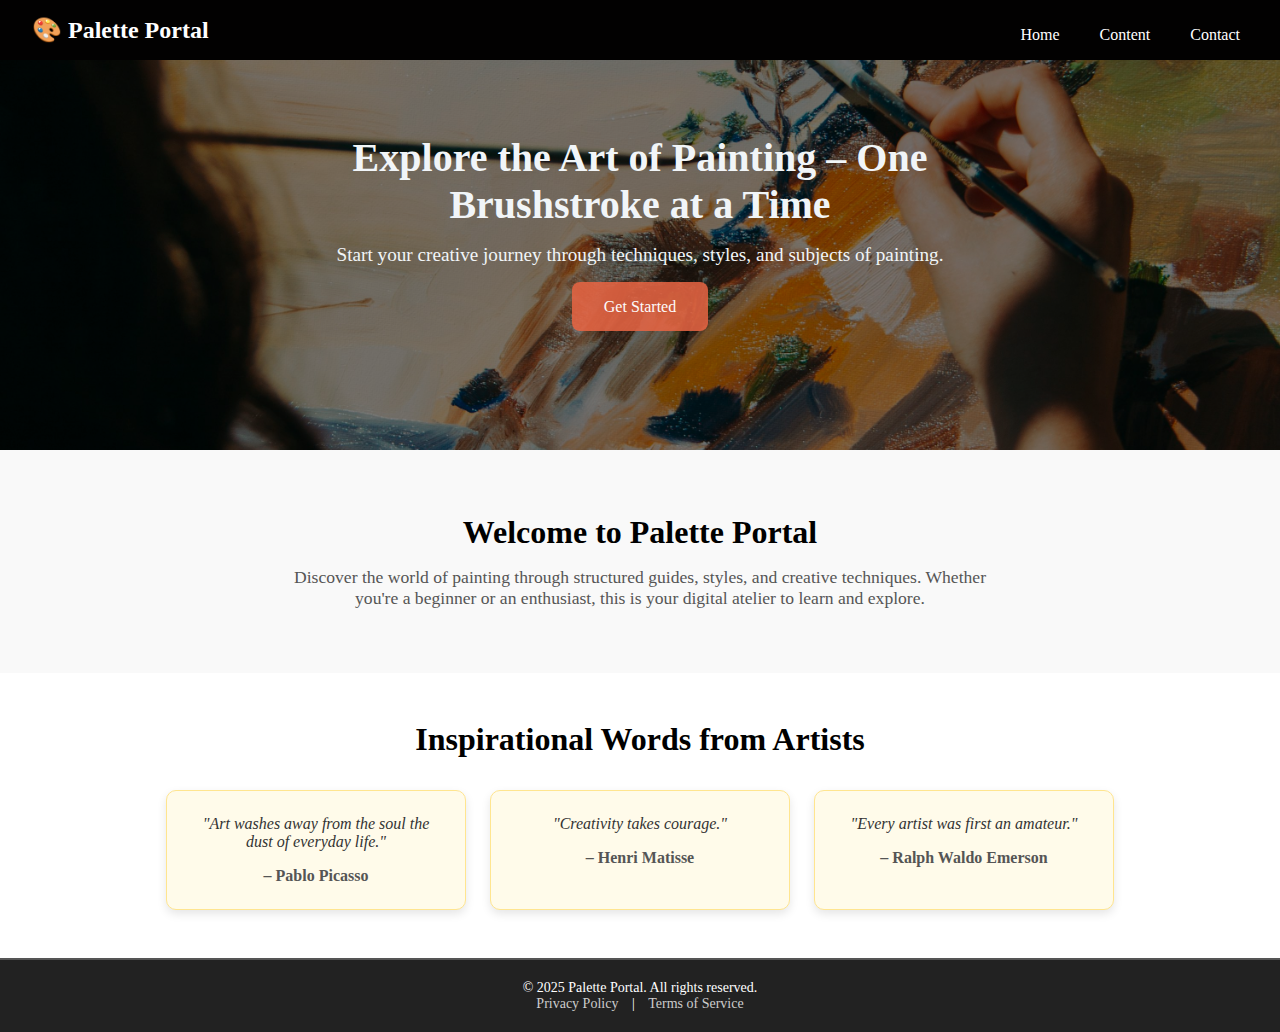
<file: index.html>
<html lang="en">
<head>
    <meta charset="UTF-8">
    <meta name="viewport" content="width=device-width, initial-scale=1.0">
    <title>Artist Studio</title>
    <link rel="stylesheet" href="style.css">
</head>
<body>
    <header>
        <nav>
          <div class="logo">🎨 Palette Portal</div>
          <ul class="nav-links">
            <li><a href="index.html">Home</a></li>
            <li>
              <a href="next.html">Content</a>
              <ul class="dropdown">
                <li><a href="techniques.html">Techniques</a></li>
                <li><a href="subjects.html">Subjects</a></li>
                <li><a href="mediums.html">Mediums</a></li>
              </ul>
            </li>
            
           
            <li><a href="contact.html">Contact</a></li>
          </ul>
        </nav>
      </header>
      
  <section class="hero">
    <div class="hero-content">
      <h1>Explore the Art of Painting – One Brushstroke at a Time</h1>
      <p>Start your creative journey through techniques, styles, and subjects of painting.</p>
      <a href="next.html" class="hero-button">Get Started</a>
    </div>
  </section>

  <!-- Introduction Section -->
<section class="intro">
    <h2>Welcome to Palette Portal</h2>
    <p>Discover the world of painting through structured guides, styles, and creative techniques. Whether you're a beginner or an enthusiast, this is your digital atelier to learn and explore.</p>
  </section>
  
  <!-- Artist Quotes Section -->
  <section class="quotes">
    <h2>Inspirational Words from Artists</h2>
    <div class="quote-cards">
      <div class="quote-card">
        <p>"Art washes away from the soul the dust of everyday life."</p>
        <span>– Pablo Picasso</span>
      </div>
      <div class="quote-card">
        <p>"Creativity takes courage."</p>
        <span>– Henri Matisse</span>
      </div>
      <div class="quote-card">
        <p>"Every artist was first an amateur."</p>
        <span>– Ralph Waldo Emerson</span>
      </div>
    </div>
  </section>
  
  
  <footer>
    <p>&copy; 2025 Palette Portal. All rights reserved.</p>
    <p><a href="#">Privacy Policy</a> | <a href="#">Terms of Service</a></p>
  </footer>
</body>
</html>
</file>
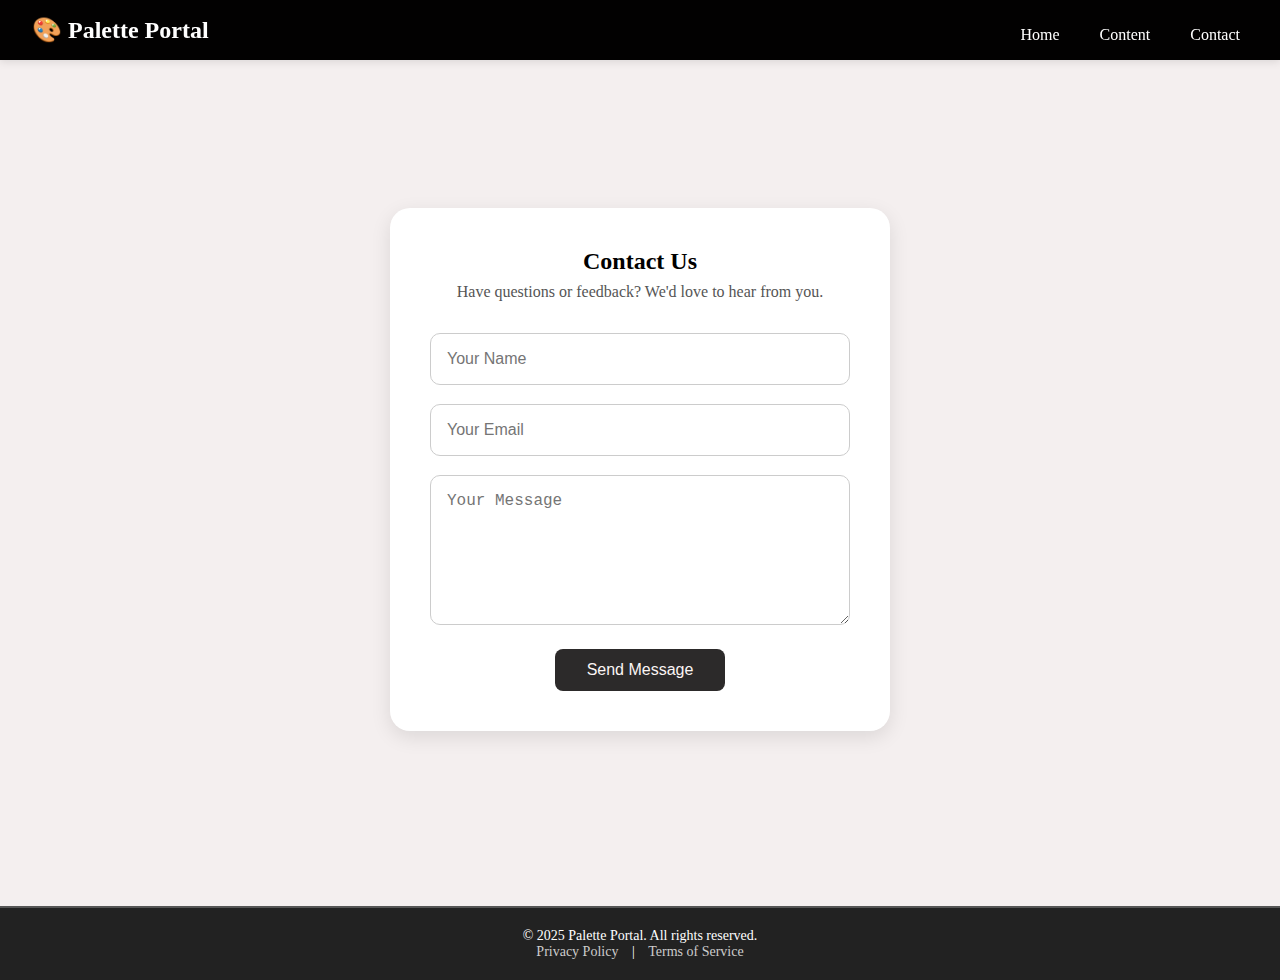
<file: contact.html>
<!DOCTYPE html>
<html lang="en">
<head>
  <meta charset="UTF-8" />
  <meta name="viewport" content="width=device-width, initial-scale=1.0"/>
  <title>Contact Us – Palette Portal</title>
  <link rel="stylesheet" href="contact.css" />
</head>
<body>

  <div class="wrapper">

    <!-- Header -->
    <header>
      <nav>
        <div class="logo">🎨 Palette Portal</div>
        <ul class="nav-links">
          <li><a href="index.html">Home</a></li>
          <li>
            <a href="next.html">Content</a>
            <ul class="dropdown">
              <li><a href="techniques.html">Techniques</a></li>
              <li><a href="subjects.html">Subjects</a></li>
              <li><a href="mediums.html">Mediums</a></li>
            </ul>
          </li>
          
          <li><a href="contact.html">Contact</a></li>
        </ul>
      </nav>
    </header>

    <!-- Contact Section -->
    <main class="contact-section">
      <div class="contact-card">
        <h2>Contact Us</h2>
        <p>Have questions or feedback? We'd love to hear from you.</p>

        <form class="contact-form">
          <input type="text" name="name" placeholder="Your Name" required />
          <input type="email" name="email" placeholder="Your Email" required />
          <textarea name="message" placeholder="Your Message" required></textarea>
          <button type="submit">Send Message</button>
        </form>
      </div>
    </main>

    <!-- Footer -->
    <footer>
      <p>&copy; 2025 Palette Portal. All rights reserved.</p>
      <p><a href="#">Privacy Policy</a> | <a href="#">Terms of Service</a></p>
    </footer>

  </div>

</body>
</html>
</file>
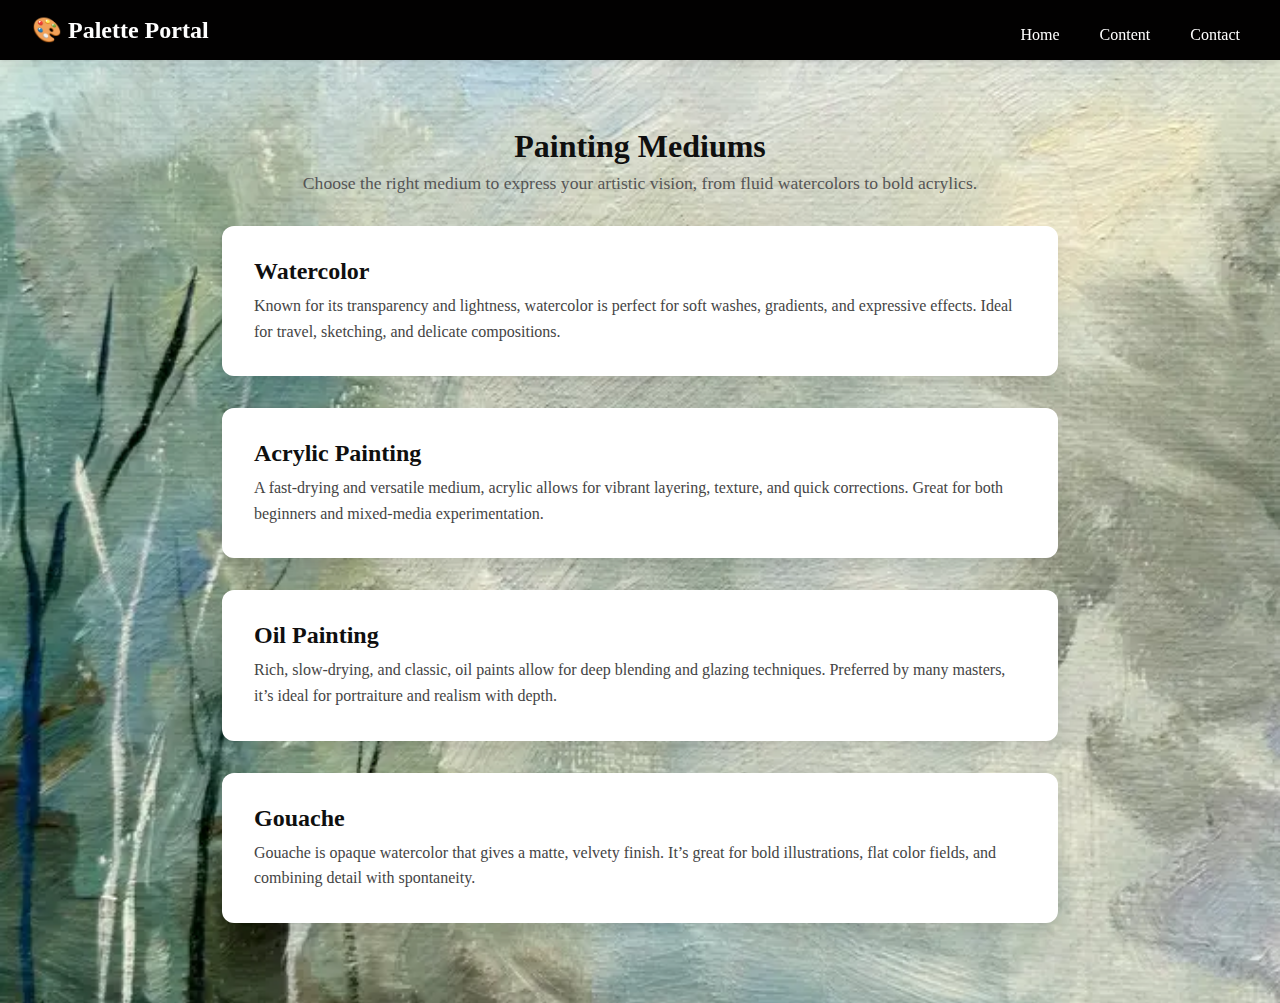
<file: mediums.html>
<!DOCTYPE html>
<html lang="en">
<head>
  <meta charset="UTF-8" />
  <meta name="viewport" content="width=device-width, initial-scale=1.0"/>
  <title>Painting Mediums – Palette Portal</title>
  <link rel="stylesheet" href="style5.css" />
</head>
<body>

  <div class="wrapper">

    <!-- Header -->
    <header>
      <nav>
        <div class="logo">🎨 Palette Portal</div>
        <ul class="nav-links">
          <li><a href="index.html">Home</a></li>
          <li>
            <a href="next.html">Content</a>
            <ul class="dropdown">
              <li><a href="techniques.html">Techniques</a></li>
              <li><a href="subjects.html">Subjects</a></li>
              <li><a href="mediums.html">Mediums</a></li>
            </ul>
          </li>
          
         
          <li><a href="contact.html">Contact</a></li>
        </ul>
      </nav>
    </header>

    <!-- Main Content -->
    <main class="techniques-page">
      <section class="page-intro">
        <h1>Painting Mediums</h1>
        <p>Choose the right medium to express your artistic vision, from fluid watercolors to bold acrylics.</p>
      </section>

      <section class="technique-list">

        <div class="technique">
          <h2>Watercolor</h2>
          <p>Known for its transparency and lightness, watercolor is perfect for soft washes, gradients, and expressive effects. Ideal for travel, sketching, and delicate compositions.</p>
        </div>

        <div class="technique">
          <h2>Acrylic Painting</h2>
          <p>A fast-drying and versatile medium, acrylic allows for vibrant layering, texture, and quick corrections. Great for both beginners and mixed-media experimentation.</p>
        </div>

        <div class="technique">
          <h2>Oil Painting</h2>
          <p>Rich, slow-drying, and classic, oil paints allow for deep blending and glazing techniques. Preferred by many masters, it’s ideal for portraiture and realism with depth.</p>
        </div>

        <div class="technique">
          <h2>Gouache</h2>
          <p>Gouache is opaque watercolor that gives a matte, velvety finish. It’s great for bold illustrations, flat color fields, and combining detail with spontaneity.</p>
        </div>

      </section>
    </main>

  </div>

</body>
</html>
</file>
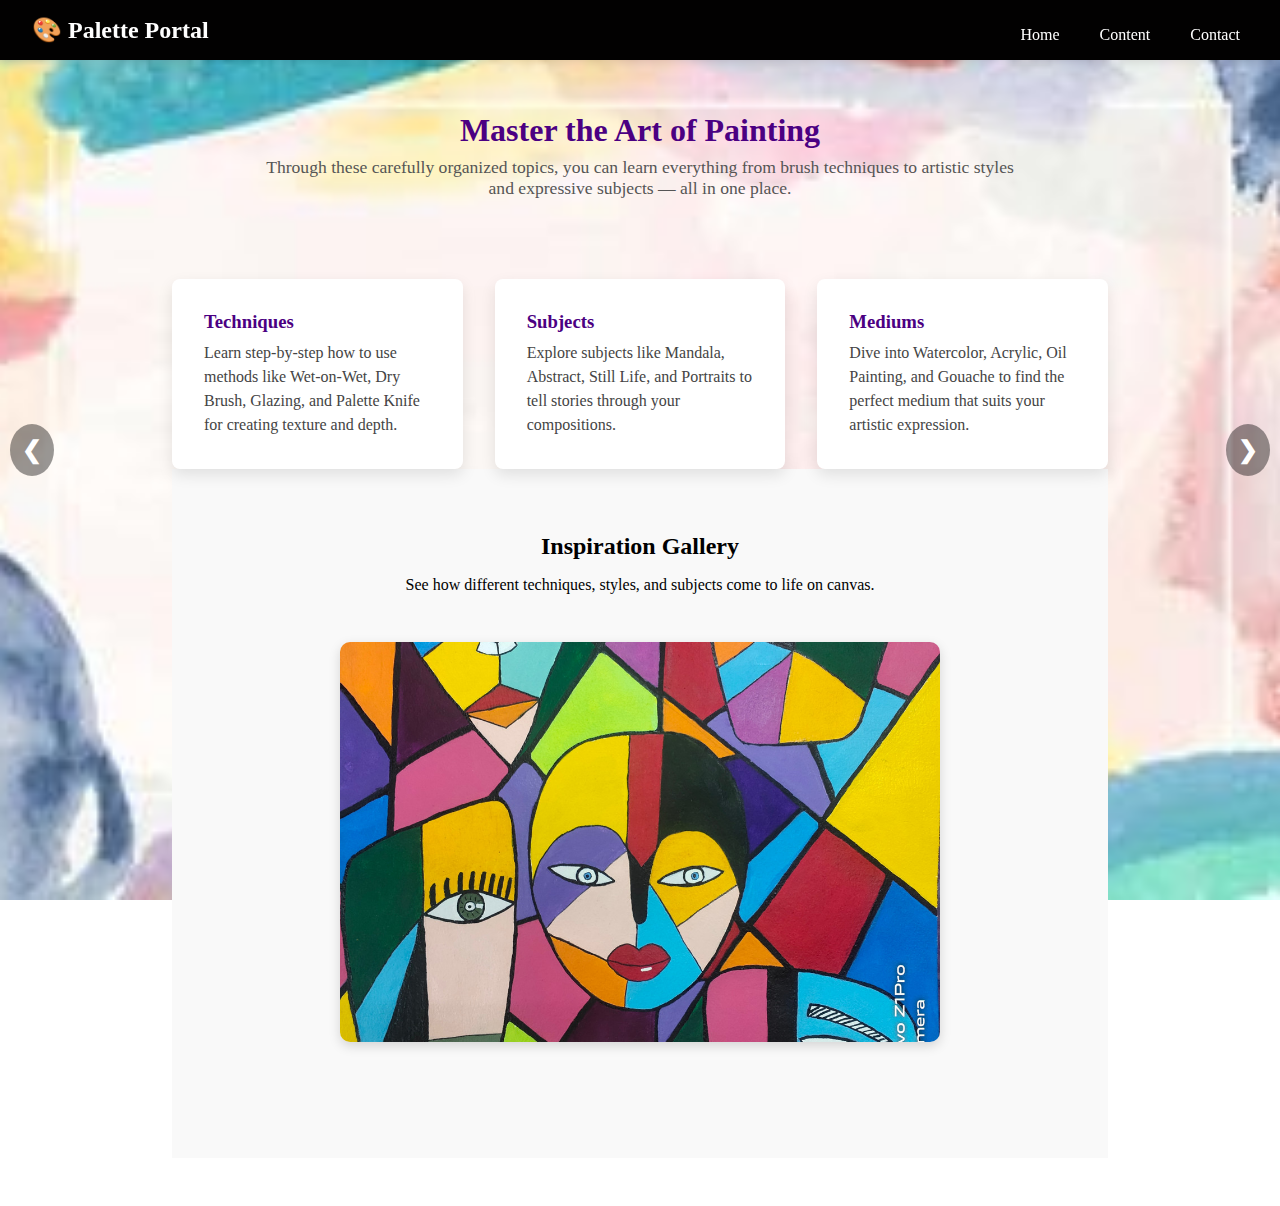
<file: next.html>
<!DOCTYPE html>
<html lang="en">
<head>
  <meta charset="UTF-8" />
  <meta name="viewport" content="width=device-width, initial-scale=1.0"/>
  <title>Palette Portal - Explore</title>
  <link rel="stylesheet" href="style2.css" />
</head>
    
<body>
  
  <!-- Header -->
  <header>
    <nav>
      <div class="logo">🎨 Palette Portal</div>
      <ul class="nav-links">
        <li><a href="index.html">Home</a></li>
        <li>
          <a href="next.html">Content</a>
          <ul class="dropdown">
            <li><a href="techniques.html">Techniques</a></li>
            <li><a href="subjects.html">Subjects</a></li>
            <li><a href="mediums.html">Mediums</a></li>
          </ul>
        </li>
        
      
        <li><a href="contact.html">Contact</a></li>
      </ul>
    </nav>
  </header>

  <section class="explore-intro">
    <h2>Master the Art of Painting</h2>
    <p>Through these carefully organized topics, you can learn everything from brush techniques to artistic styles and expressive subjects — all in one place.</p>
  </section>

  <!-- Main Topic Blocks -->
  <section class="main-topics">
    <div class="topic-blocks">
      
      <a href="techniques.html" class="topic-link">
        <div class="topic-block">
          <h3>Techniques</h3>
          <p>Learn step-by-step how to use methods like Wet-on-Wet, Dry Brush, Glazing, and Palette Knife for creating texture and depth.</p>
        </div>
      </a>

      <a href="subjects.html" class="topic-link">
        <div class="topic-block">
          <h3>Subjects</h3>
          <p>Explore subjects like Mandala, Abstract, Still Life, and Portraits to tell stories through your compositions.</p>
        </div>
      </a>

      <a href="mediums.html" class="topic-link">
        <div class="topic-block">
          <h3>Mediums</h3>
          <p>Dive into Watercolor, Acrylic, Oil Painting, and Gouache to find the perfect medium that suits your artistic expression.</p>
        </div>
      </a>

    </div>
    <section class="mini-gallery">
        <h2>Inspiration Gallery</h2>
        <p>See how different techniques, styles, and subjects come to life on canvas.</p>
      
        <div class="slideshow-container">
          <div class="slide fade">
            <img src="images/img1.jpg" alt="Realism">
      
          </div>
          <div class="slide fade">
            <img src="images/img2.jpg" alt="Abstract">
      
          </div>
          <div class="slide fade">
            <img src="images/img3.jpg" alt="Landscape">
    
          </div>
          <div class="slide fade">
            <img src="images/img4.jpg" alt="Landscape">
          
          </div>
        </div>
      
        <a class="prev" onclick="plusSlides(-1)">❮</a>
        <a class="next" onclick="plusSlides(1)">❯</a>
      
        
      </section>
      


  <script src="slideshow.js"></script>

</body>
</html>
</file>
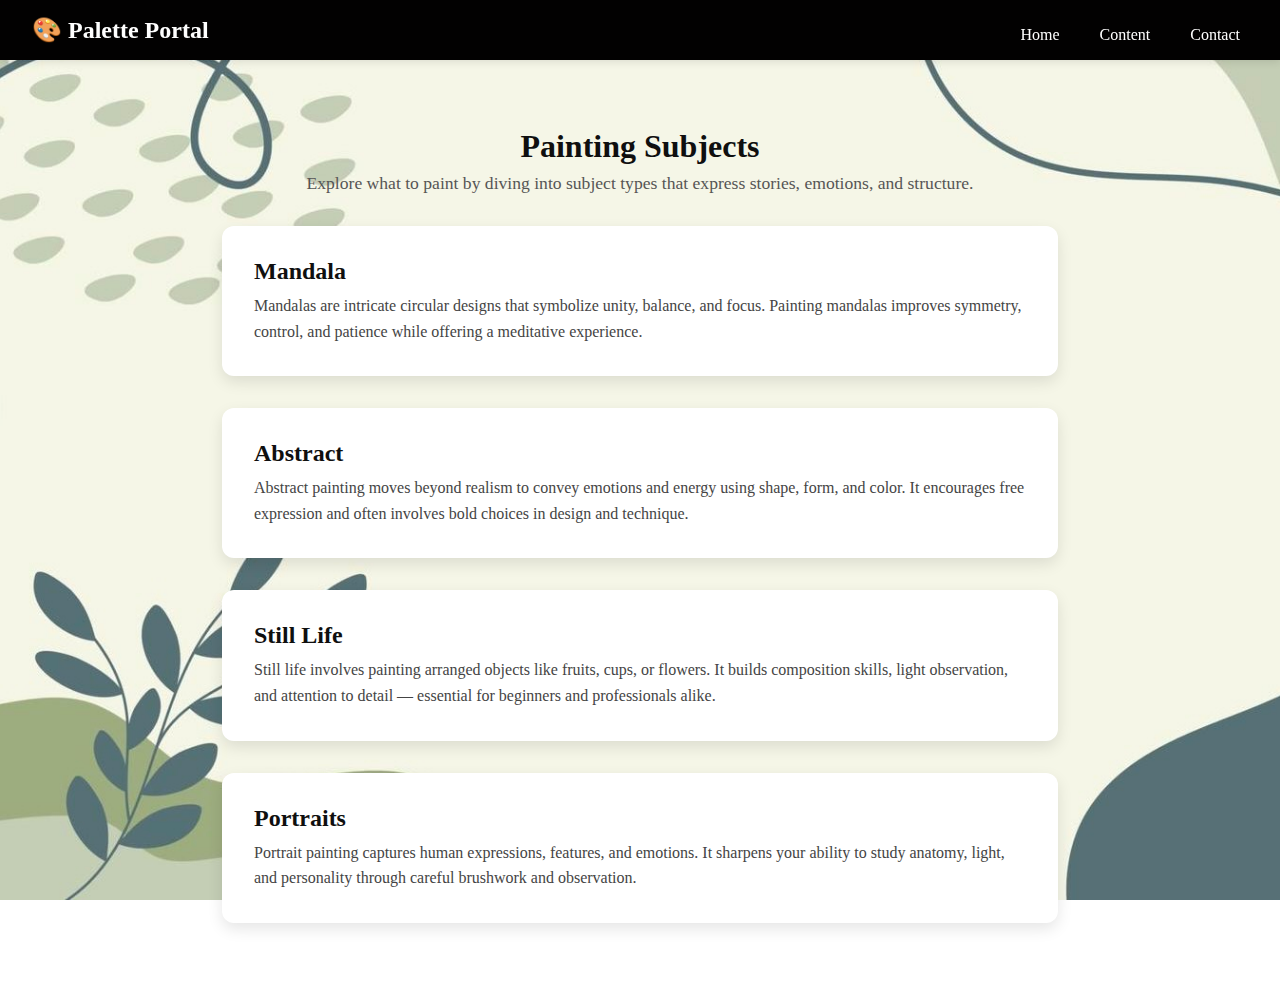
<file: subjects.html>
<!DOCTYPE html>
<html lang="en">
<head>
  <meta charset="UTF-8" />
  <meta name="viewport" content="width=device-width, initial-scale=1.0"/>
  <title>Painting Subjects – Palette Portal</title>
  <link rel="stylesheet" href="style4.css" />
</head>
<body>

  <div class="wrapper">

    <!-- Header -->
    <header>
      <nav>
        <div class="logo">🎨 Palette Portal</div>
        <ul class="nav-links">
          <li><a href="index.html">Home</a></li>
          <li>
            <a href="next.html">Content</a>
            <ul class="dropdown">
              <li><a href="techniques.html">Techniques</a></li>
              <li><a href="subjects.html">Subjects</a></li>
              <li><a href="mediums.html">Mediums</a></li>
            </ul>
          </li>
          
          <li><a href="contact.html">Contact</a></li>
        </ul>
      </nav>
    </header>
  
    <!-- Main Content -->
    <main class="techniques-page">
      <section class="page-intro">
        <h1>Painting Subjects</h1>
        <p>Explore what to paint by diving into subject types that express stories, emotions, and structure.</p>
      </section>

      <section class="technique-list">

        <div class="technique">
          <h2>Mandala</h2>
          <p>Mandalas are intricate circular designs that symbolize unity, balance, and focus. Painting mandalas improves symmetry, control, and patience while offering a meditative experience.</p>
        </div>

        <div class="technique">
          <h2>Abstract</h2>
          <p>Abstract painting moves beyond realism to convey emotions and energy using shape, form, and color. It encourages free expression and often involves bold choices in design and technique.</p>
        </div>

        <div class="technique">
          <h2>Still Life</h2>
          <p>Still life involves painting arranged objects like fruits, cups, or flowers. It builds composition skills, light observation, and attention to detail — essential for beginners and professionals alike.</p>
        </div>

        <div class="technique">
          <h2>Portraits</h2>
          <p>Portrait painting captures human expressions, features, and emotions. It sharpens your ability to study anatomy, light, and personality through careful brushwork and observation.</p>
        </div>

      </section>
    </main>


  </div>

</body>
</html>
</file>
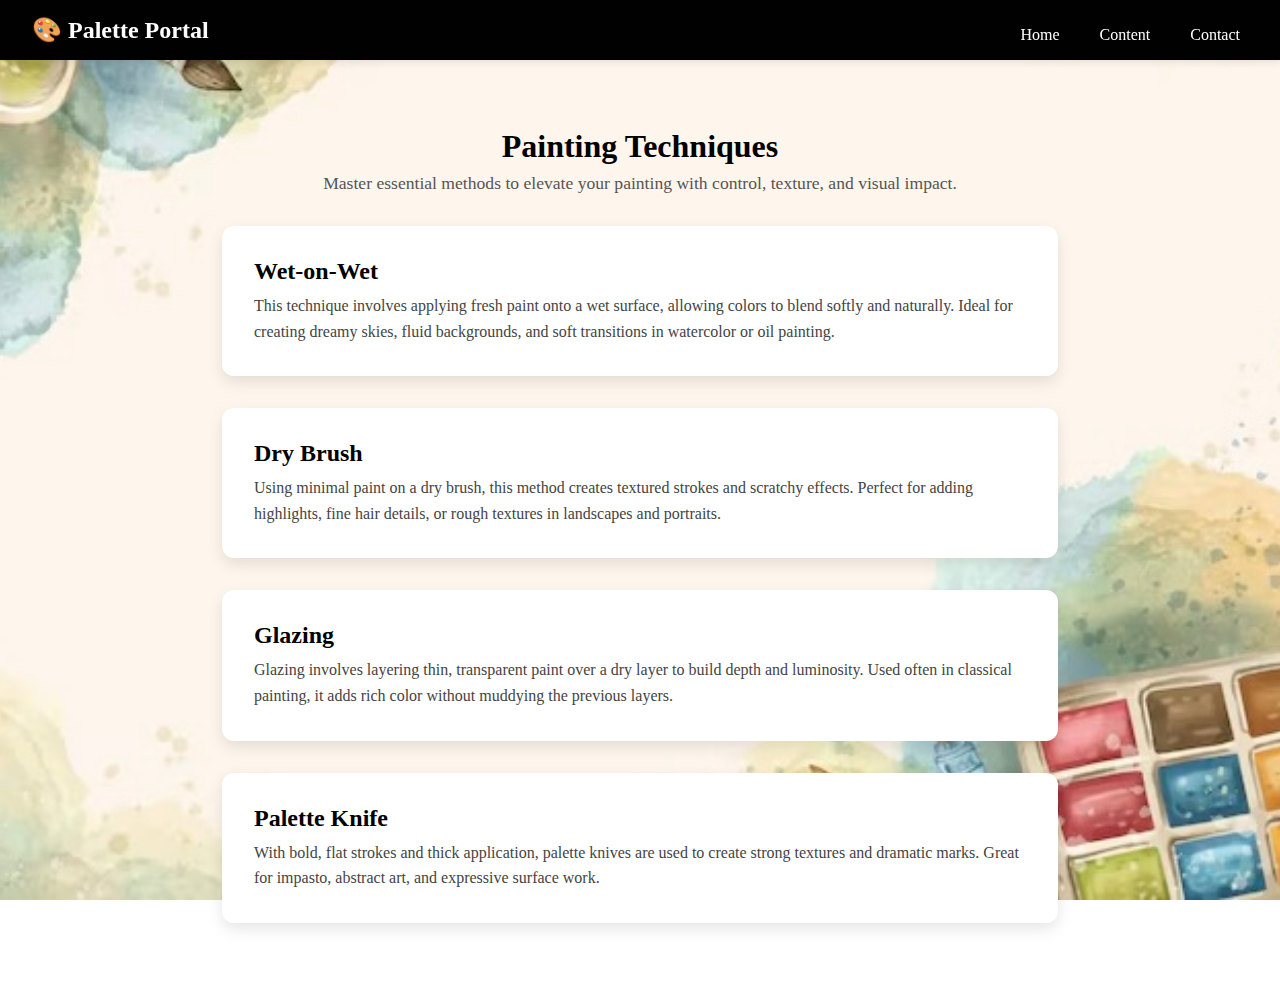
<file: techniques.html>
<html lang="en">
<head>
    <meta charset="UTF-8">
    <meta name="viewport" content="width=device-width, initial-scale=1.0">
    <title>Artist Studio</title>
    <link rel="stylesheet" href="style3.css">
</head>
<body>
    <header>
        <nav>
          <div class="logo">🎨 Palette Portal</div>
          <ul class="nav-links">
            <li><a href="index.html">Home</a></li>
            <li>
              <a href="next.html">Content</a>
              <ul class="dropdown">
                <li><a href="techniques.html">Techniques</a></li>
                <li><a href="subjects.html">Subjects</a></li>
                <li><a href="mediums.html">Mediums</a></li>
              </ul>
            </li>
       
            <li><a href="contact.html">Contact</a></li>
          </ul>
        </nav>
      </header>

      <main class="techniques-page">
        <section class="page-intro">
          <h1>Painting Techniques</h1>
          <p>Master essential methods to elevate your painting with control, texture, and visual impact.</p>
        </section>
  
        <section class="technique-list">
  
          <div class="technique">
            <h2>Wet-on-Wet</h2>
            <p>This technique involves applying fresh paint onto a wet surface, allowing colors to blend softly and naturally. Ideal for creating dreamy skies, fluid backgrounds, and soft transitions in watercolor or oil painting.</p>
          </div>
  
          <div class="technique">
            <h2>Dry Brush</h2>
            <p>Using minimal paint on a dry brush, this method creates textured strokes and scratchy effects. Perfect for adding highlights, fine hair details, or rough textures in landscapes and portraits.</p>
          </div>
  
          <div class="technique">
            <h2>Glazing</h2>
            <p>Glazing involves layering thin, transparent paint over a dry layer to build depth and luminosity. Used often in classical painting, it adds rich color without muddying the previous layers.</p>
          </div>
  
          <div class="technique">
            <h2>Palette Knife</h2>
            <p>With bold, flat strokes and thick application, palette knives are used to create strong textures and dramatic marks. Great for impasto, abstract art, and expressive surface work.</p>
          </div>
  
        </section>
      </main>
  

    </div>
  
  </body>
  </html>
</file>
<file: style.css>
/* FIRST PAGE */

* {
    margin: 0;
    padding: 0;
    box-sizing: border-box;
  }

 
  nav {
    background-color: #020101;
    padding: 1rem 2rem;
    display: flex;
    justify-content: space-between;
    align-items: center;
    position: fixed;           
    top: 0;
    width: 100%;
    z-index: 1000;             
  }
  
  
  nav {
    background-color: #020101;
    padding: 1rem 2rem;
    display: flex;
    justify-content: space-between;
    align-items: center;
  }
  
  nav .logo {
    color: #fff;
    font-size: 1.5rem;
    font-family: Georgia, 'Times New Roman', Times, serif;
    font-weight: bold;
  }
  
  .nav-links {
    list-style: none;
    display: flex;
    gap: 1.5rem;
  }
  
  .nav-links li {
    margin-top: 10px;
    position: relative;
  }
  
  .nav-links a {
    color: white;
    text-decoration: none;
    padding: 0.5rem;
    transition: background 0.3s;
  }
  
  .nav-links a:hover {
    background-color: #555;
    border-radius: 5px;
  }
  
  /* Dropdown Menu */
  .nav-links li ul.dropdown {
    display: none;
    position: absolute;
    top: 100%;
    left: 0;
    background-color: #444;
    list-style: none;
    min-width: 180px;
    border-radius: 5px;
    z-index: 1000;
  }
  
  .nav-links li:hover ul.dropdown {
    display: block;
  }
  
  .nav-links li ul.dropdown li a {
    display: block;
    padding: 1rem 1rem;
  }
  
  .nav-links li ul.dropdown li a:hover {
    background-color: #666;
  }
  
  .hero {
    background: url('images/photo.jpg') center/cover no-repeat;
    height: 50vh;
    display: flex;
    align-items: center;
    justify-content: center;
    text-align: center;
    color: rgb(241, 245, 248);
    position: relative;
  }
  
  .hero::before {
    content: '';
    position: absolute;
    inset: 0;
    background: rgba(0, 0, 0, 0.5); /* Overlay for contrast */
  }
  
  .hero-content {
    position: relative;
    z-index: 1;
    max-width: 800px;
    padding: 2rem;
  }
  
  .hero h1 {
    font-size: 2.5rem;
    margin-bottom: 1rem;
  }
  
  .hero p {
    font-size: 1.2rem;
    margin-bottom: 2rem;
  }
  
  .hero-button {
    background-color: #e76443dd;
    color: rgb(253, 250, 250);
    padding: 1rem 2rem;
    font-size: 1rem;
    border: none;
    text-decoration: none;
    border-radius: 8px;
    transition: background-color 0.3s;
  }
  
  .hero-button:hover {
    background-color: #f7efee;
    color:#020101
  }
  

  .intro {
    text-align: center;
    padding: 4rem 2rem;
    background-color: #f9f9f9;
  }
  
  .intro h2 {
    font-size: 2rem;
    margin-bottom: 1rem;
  }
  
  .intro p {
    font-size: 1.1rem;
    max-width: 700px;
    margin: 0 auto;
    color: #555;
  }
  
  .quotes {
    padding: 3rem 2rem;
    background-color: #fff;
    text-align: center;
  }
  
  .quotes h2 {
    font-size: 2rem;
    margin-bottom: 2rem;
  }
  
  .quote-cards {
    display: flex;
    flex-wrap: wrap;
    justify-content: center;
    gap: 1.5rem;
  }
  
  .quote-card {
    background: #fffbea;
    border: 1px solid #ffe58f;
    padding: 1.5rem;
    width: 300px;
    border-radius: 10px;
    box-shadow: 0 4px 10px rgba(0,0,0,0.1);
    transition: transform 0.3s;
  }
  
  .quote-card:hover {
    transform: translateY(-5px);
  }
  
  .quote-card p {
    font-style: italic;
    color: #333;
  }
  
  .quote-card span {
    display: block;
    margin-top: 1rem;
    font-weight: bold;
    color: #555;
  }
  
  footer {
    background-color: #222; /* dark background */
    color: #fff;            /* white text */
    padding: 20px 0;
    text-align: center;
    font-size: 14px;
    border-top: 2px solid #555;
  }
  
  footer a {
    color: #ccc;
    text-decoration: none;
    margin: 0 10px;
  }
  
  footer a:hover {
    color: #fff;
  }
</file>
<file: contact.css>
html, body {
    height: 100%;
    margin: 0;
    padding: 0;
  }
  
  .wrapper {
    min-height: 100vh;
    display: flex;
    flex-direction: column;
  }
  
  main {
    flex: 1;
    padding: 2rem 1rem;
  }
  
  
  * {
    margin: 0;
    padding: 0;
    box-sizing: border-box;
  }

  body {
    
    background-color: #f4efef;
    background-size: cover;
    background-repeat: no-repeat;
    background-position: center;
    background-attachment: fixed; 
  }
  nav {
    position: fixed;
    top: 0;
    width: 100%;
    z-index: 1000;
    background-color: #020101;
    padding: 1rem 2rem;
    box-shadow: 0 2px 8px rgba(0, 0, 0, 0.1);
  }
  
  body {
    padding-top: 80px; }
  
  
  nav {
    background-color: #020101;
    padding: 1rem 2rem;
    display: flex;
    justify-content: space-between;
    align-items: center;
  }
  
  nav .logo {
    color: #fff;
    font-size: 1.5rem;
    font-family: Georgia, 'Times New Roman', Times, serif;
    font-weight: bold;
  }
  
  .nav-links {
    list-style: none;
    display: flex;
    gap: 1.5rem;
  }
  
  .nav-links li {
    margin-top: 10px;
    position: relative;
  }
  
  .nav-links a {
    color: white;
    text-decoration: none;
    padding: 0.5rem;
    transition: background 0.3s;
  }
  
  .nav-links a:hover {
    background-color: #555;
    border-radius: 5px;
  }
  
  /* Dropdown Menu */
  .nav-links li ul.dropdown {
    display: none;
    position: absolute;
    top: 100%;
    left: 0;
    background-color: #444;
    list-style: none;
    min-width: 180px;
    border-radius: 5px;
    z-index: 1000;
  }
  
  .nav-links li:hover ul.dropdown {
    display: block;
  }
  
  .nav-links li ul.dropdown li a {
    display: block;
    padding: 1rem 1rem;
  }
  
  .nav-links li ul.dropdown li a:hover {
    background-color: #666;
  }
  .contact-section {
    display: flex;
    justify-content: center;
    align-items: flex-start; 
    padding: 8rem 5rem;
  }
  
  .contact-card {
    background: #fff;
    padding: 2.5rem;
    border-radius: 20px;
    box-shadow: 0 6px 20px rgba(0,0,0,0.1);
    max-width: 500px;
    width: 100%;
    text-align: center;
  }
  
  .contact-card h2 {
    color: var(--primary);
    margin-bottom: 0.5rem;
  }
  
  .contact-card p {
    color: #555;
    margin-bottom: 2rem;
  }
  
  .contact-form input,
  .contact-form textarea {
    width: 100%;
    padding: 1rem;
    margin-bottom: 1.2rem;
    border: 1px solid #ccc;
    border-radius: 10px;
    font-size: 1rem;
  }
  
  .contact-form textarea {
    height: 150px;
    resize: vertical;
  }
  
  .contact-form button {
    background-color: #2c2a2a;
    color: rgb(251, 245, 245);
    padding: 0.75rem 2rem;
    border: none;
    border-radius: 8px;
    font-size: 1rem;
    cursor: pointer;
    transition: background-color 0.3s;
  }
  
  .contact-form button:hover {
    background-color: #19191a;
  }
  footer {

    background-color: #222; 
    color: #fff;           
    padding: 20px 0;
    text-align: center;
    font-size: 14px;
    border-top: 2px solid #555;
  }
  
  footer a {
    color: #ccc;
    text-decoration: none;
    margin: 0 10px;
  }
  
  footer a:hover {
    color: #fff;
  }
</file>
<file: style5.css>
* {
    margin: 0;
    padding: 0;
    box-sizing: border-box;
  }

  body {
    background-image: url('images/bg4.jpg');
    color:#0f0f0f;
    background-size: cover;
    background-repeat: no-repeat;
    background-position: center;
    background-attachment: fixed; 
  }
  
  nav {
    position: fixed;
    top: 0;
    width: 100%;
    z-index: 1000;
    background-color: #020101;
    padding: 1rem 2rem;
    box-shadow: 0 2px 8px rgba(0, 0, 0, 0.1);
  }
  
  body {
    padding-top: 80px; 
  }
  
  
  nav {
    background-color: #020101;
    padding: 1rem 2rem;
    display: flex;
    justify-content: space-between;
    align-items: center;
  }
  
  nav .logo {
    color: #fff;
    font-size: 1.5rem;
    font-family: Georgia, 'Times New Roman', Times, serif;
    font-weight: bold;
  }
  
  .nav-links {
    list-style: none;
    display: flex;
    gap: 1.5rem;
  }
  
  .nav-links li {
    margin-top: 10px;
    position: relative;
  }
  
  .nav-links a {
    color: white;
    text-decoration: none;
    padding: 0.5rem;
    transition: background 0.3s;
  }
  
  .nav-links a:hover {
    background-color: #555;
    border-radius: 5px;
  }
  
  /* Dropdown Menu */
  .nav-links li ul.dropdown {
    display: none;
    position: absolute;
    top: 100%;
    left: 0;
    background-color: #444;
    list-style: none;
    min-width: 180px;
    border-radius: 5px;
    z-index: 1000;
  }
  
  .nav-links li:hover ul.dropdown {
    display: block;
  }
  
  .nav-links li ul.dropdown li a {
    display: block;
    padding: 1rem 1rem;
  }
  
  .nav-links li ul.dropdown li a:hover {
    background-color: #666;
  }
  .techniques-page {
    padding: 3rem 2rem;
    max-width: 900px;
    margin: auto;
  }
  
  .page-intro h1 {
    font-size: 2rem;
    color: var(--primary);
    text-align: center;
    margin-bottom: 0.5rem;
  }
  
  .page-intro p {
    text-align: center;
    font-size: 1.1rem;
    color: #555;
    margin-bottom: 2rem;
  }
  
  .technique {
    background: #fff;
    padding: 1.5rem;
    margin-bottom: 1.5rem;
    border-radius: 8px;
    box-shadow: 0 4px 12px rgba(0, 0, 0, 0.05);
  }
  
  .technique h2 {
    color: var(--primary);
    margin-bottom: 0.5rem;
  }
  
  .technique p {
    color: #444;
    font-size: 1rem;
    line-height: 1.6;
  }
  
  .technique {
    background: #ffffff;
    padding: 2rem;
    margin-bottom: 2rem;
    border-radius: 12px;
    box-shadow: 0 6px 15px rgba(0, 0, 0, 0.1);
    transition: transform 0.3s ease, box-shadow 0.3s ease;
  }
  
  .technique:hover {
    transform: translateY(-6px);
    box-shadow: 0 12px 25px rgba(0, 0, 0, 0.15);
  }
</file>
<file: style4.css>
* {
    margin: 0;
    padding: 0;
    box-sizing: border-box;
  }

  body {
    background-image: url('images/bg3.jpg');
    color:#0f0f0f;
    background-size: cover;
    background-repeat: no-repeat;
    background-position: center;
    background-attachment: fixed; 
  }
  nav {
    position: fixed;
    top: 0;
    width: 100%;
    z-index: 1000;
    background-color: #020101;
    padding: 1rem 2rem;
    box-shadow: 0 2px 8px rgba(0, 0, 0, 0.1);
  }
  
  body {
    padding-top: 80px; 
  }
  
  
  nav {
    background-color: #020101;
    padding: 1rem 2rem;
    display: flex;
    justify-content: space-between;
    align-items: center;
  }
  
  nav .logo {
    color: #fff;
    font-size: 1.5rem;
    font-family: Georgia, 'Times New Roman', Times, serif;
    font-weight: bold;
  }
  
  .nav-links {
    list-style: none;
    display: flex;
    gap: 1.5rem;
  }
  
  .nav-links li {
    margin-top: 10px;
    position: relative;
  }
  
  .nav-links a {
    color: white;
    text-decoration: none;
    padding: 0.5rem;
    transition: background 0.3s;
  }
  
  .nav-links a:hover {
    background-color: #555;
    border-radius: 5px;
  }
  
  /* Dropdown Menu */
  .nav-links li ul.dropdown {
    display: none;
    position: absolute;
    top: 100%;
    left: 0;
    background-color: #444;
    list-style: none;
    min-width: 180px;
    border-radius: 5px;
    z-index: 1000;
  }
  
  .nav-links li:hover ul.dropdown {
    display: block;
  }
  
  .nav-links li ul.dropdown li a {
    display: block;
    padding: 1rem 1rem;
  }
  
  .nav-links li ul.dropdown li a:hover {
    background-color: #666;
  }
  .techniques-page {
    padding: 3rem 2rem;
    max-width: 900px;
    margin: auto;
  }
  
  .page-intro h1 {
    font-size: 2rem;
    color: var(--primary);
    text-align: center;
    margin-bottom: 0.5rem;
  }
  
  .page-intro p {
    text-align: center;
    font-size: 1.1rem;
    color: #555;
    margin-bottom: 2rem;
  }
  
  .technique {
    background: #fff;
    padding: 1.5rem;
    margin-bottom: 1.5rem;
    border-radius: 8px;
    box-shadow: 0 4px 12px rgba(0, 0, 0, 0.05);
  }
  
  .technique h2 {
    color: var(--primary);
    margin-bottom: 0.5rem;
  }
  
  .technique p {
    color: #444;
    font-size: 1rem;
    line-height: 1.6;
  }
  
  .technique {
    background: #ffffff;
    padding: 2rem;
    margin-bottom: 2rem;
    border-radius: 12px;
    box-shadow: 0 6px 15px rgba(0, 0, 0, 0.1);
    transition: transform 0.3s ease, box-shadow 0.3s ease;
  }
  
  .technique:hover {
    transform: translateY(-6px);
    box-shadow: 0 12px 25px rgba(0, 0, 0, 0.15);
  }
</file>
<file: style3.css>
* {
    margin: 0;
    padding: 0;
    box-sizing: border-box;
  }

  body {
    background-image: url('images/bg2.jpg');
    background-size: cover;
    background-repeat: no-repeat;
    background-position: center;
    background-attachment: fixed; 
  }
  nav {
    position: fixed;
    top: 0;
    width: 100%;
    z-index: 1000;
    background-color: #020101;
    padding: 1rem 2rem;
    box-shadow: 0 2px 8px rgba(0, 0, 0, 0.1);
  }
  
  body {
    padding-top: 80px; 
  }
  
  
  
  nav {
    background-color: #020101;
    padding: 1rem 2rem;
    display: flex;
    justify-content: space-between;
    align-items: center;
  }
  
  nav .logo {
    color: #fff;
    font-size: 1.5rem;
    font-family: Georgia, 'Times New Roman', Times, serif;
    font-weight: bold;
  }
  
  .nav-links {
    list-style: none;
    display: flex;
    gap: 1.5rem;
  }
  
  .nav-links li {
    margin-top: 10px;
    position: relative;
  }
  
  .nav-links a {
    color: white;
    text-decoration: none;
    padding: 0.5rem;
    transition: background 0.3s;
  }
  
  .nav-links a:hover {
    background-color: #555;
    border-radius: 5px;
  }
  
  /* Dropdown Menu */
  .nav-links li ul.dropdown {
    display: none;
    position: absolute;
    top: 100%;
    left: 0;
    background-color: #444;
    list-style: none;
    min-width: 180px;
    border-radius: 5px;
    z-index: 1000;
  }
  
  .nav-links li:hover ul.dropdown {
    display: block;
  }
  
  .nav-links li ul.dropdown li a {
    display: block;
    padding: 1rem 1rem;
  }
  
  .nav-links li ul.dropdown li a:hover {
    background-color: #666;
  }
  .techniques-page {
    padding: 3rem 2rem;
    max-width: 900px;
    margin: auto;
  }
  
  .page-intro h1 {
    font-size: 2rem;
    color: var(--primary);
    text-align: center;
    margin-bottom: 0.5rem;
  }
  
  .page-intro p {
    text-align: center;
    font-size: 1.1rem;
    color: #555;
    margin-bottom: 2rem;
  }
  
  .technique {
    background: #fff;
    padding: 1.5rem;
    margin-bottom: 1.5rem;
    border-radius: 8px;
    box-shadow: 0 4px 12px rgba(0, 0, 0, 0.05);
  }
  
  .technique h2 {
    color: var(--primary);
    margin-bottom: 0.5rem;
  }
  
  .technique p {
    color: #444;
    font-size: 1rem;
    line-height: 1.6;
  }
  
  .technique {
    background: #ffffff;
    padding: 2rem;
    margin-bottom: 2rem;
    border-radius: 12px;
    box-shadow: 0 6px 15px rgba(0, 0, 0, 0.1);
    transition: transform 0.3s ease, box-shadow 0.3s ease;
  }
  
  .technique:hover {
    transform: translateY(-6px);
    box-shadow: 0 12px 25px rgba(0, 0, 0, 0.15);
  }
</file>
<file: style2.css>
:root {
    --primary: #4b0082;
  }
  
  /* RESET */
  * {
    margin: 0;
    padding: 0;
    box-sizing: border-box;
  }
  body {
    background-image: url('images/bg.jpg');
    background-size: cover;
    background-repeat: no-repeat;
    background-position: center;
    background-attachment: fixed; 
  }
  nav {
    position: fixed;
    top: 0;
    width: 100%;
    z-index: 1000;
    background-color: #020101;
    padding: 1rem 2rem;
    box-shadow: 0 2px 8px rgba(0, 0, 0, 0.1);
  }
  
  body {
    padding-top: 80px; 
  }
  
  
   
  /* NAVIGATION */
  nav {
    background-color: #020101;
    padding: 1rem 2rem;
    display: flex;
    justify-content: space-between;
    align-items: center;
  }
  
  nav .logo {
    color: #fff;
    font-size: 1.5rem;
    font-family: Georgia, 'Times New Roman', Times, serif;
    font-weight: bold;
  }
  
  .nav-links {
    list-style: none;
    display: flex;
    gap: 1.5rem;
  }
  
  .nav-links li {
    margin-top: 10px;
    position: relative;
  }
  
  .nav-links a {
    color: white;
    text-decoration: none;
    padding: 0.5rem;
    transition: background 0.3s;
  }
  
  .nav-links a:hover {
    background-color: #555;
    border-radius: 5px;
  }
  
  /* DROPDOWN */
  .nav-links li ul.dropdown {
    display: none;
    position: absolute;
    top: 100%;
    left: 0;
    background-color: #444;
    list-style: none;
    min-width: 180px;
    border-radius: 5px;
    z-index: 1000;
  }
  
  .nav-links li:hover ul.dropdown {
    display: block;
  }
  
  .nav-links li ul.dropdown li a {
    display: block;
    padding: 1rem 1rem;
  }
  
  .nav-links li ul.dropdown li a:hover {
    background-color: #666;
  }
  
  /* INTRO SECTION */
  .explore-intro {
   
    text-align: center;
    padding: 2rem 1rem;
    max-width: 800px;
    margin: 0 auto;
  }
  
  .explore-intro h2 {
    
    font-size: 2rem;
    color: var(--primary);
    margin-bottom: 0.5rem;
  }
  
  .explore-intro p {
    font-size: 1.1rem;
    color: #555;
  }
  
  /* MAIN TOPICS */
  .main-topics {
    padding: 3rem 2rem;
    max-width: 1000px;
    margin: auto;
    text-align: center;
  }
  
  .section-heading {
    font-size: 2rem;
    color: var(--primary);
    margin-bottom: 0.5rem;
  }
  
  .section-subtext {
    color: #555;
    margin-bottom: 2rem;
    font-size: 1.1rem;
  }
  
  .topic-blocks {
    display: flex;
    flex-direction: column;
    gap: 2rem;
  }
  
  @media (min-width: 768px) {
    .topic-blocks {
      flex-direction: row;
    }
  }
  
  .topic-link {
    text-decoration: none;
    flex: 1;
  }
  
  .topic-block {
    background: #fff;
    border-radius: 8px;
    box-shadow: 0 6px 15px rgba(0, 0, 0, 0.1);
    padding: 2rem;
    text-align: left;
    transition: transform 0.3s ease, box-shadow 0.3s ease;
    height: 100%;
  }
  
  .topic-block:hover {
    transform: translateY(-5px);
    box-shadow: 0 10px 25px rgba(0, 0, 0, 0.15);
  }
  
  .topic-block h3 {
    color: var(--primary);
    margin-bottom: 0.5rem;
  }
  
  .topic-block p {
    color: #444;
    font-size: 1rem;
    line-height: 1.5;
  }

  
 
  .mini-gallery {
    padding: 4rem 2rem;
    text-align: center;
    background-color: #f9f9f9;
  }
  
  .mini-gallery h2 {
    margin-bottom: 1rem;
  }
  
  .mini-gallery p {
    margin-bottom: 2rem;
  }
  
  
  /* SLIDESHOW */
  .slideshow-container {
    position: relative;
    max-width: 600px;
    margin: 3rem auto;
  }
  
  .slide {
   
    display: none;
    position: relative;
  }
  
  .slide:first-child {
    display: block;
  }
  
  .slide img {
    width: 100%;
    height: 400px;
    object-fit: cover;
    border-radius: 10px;
    box-shadow: 0 4px 12px rgba(0,0,0,0.15);
    transition: transform 0.3s ease;
  }
  
  .slide:hover img {
    transform: scale(1.01);
  }
  
 
  
  .prev, .next {
    cursor: pointer;
    position: absolute;
    top: 50%;
    width: auto;
    transform: translateY(-50%);
    padding: 12px;
    color: white;
    font-weight: bold;
    font-size: 1.5rem;
    transition: 0.3s ease;
    user-select: none;
    background-color: rgba(0, 0, 0, 0.4);
    border-radius: 50%;
  }
  
  .prev:hover, .next:hover {
    background-color: rgba(0, 0, 0, 0.7);
  }
  
  .prev {
    left: 10px;
  }
  
  .next {
    right: 10px;
  }
 /* RESPONSIVE */
 @media (max-width: 768px) {
    .nav-links {
      flex-direction: column;
    }
  
    .topic-blocks {
      flex-direction: column;
    }
  
    .category-section {
      padding: 1rem;
    }
  }
</file>
